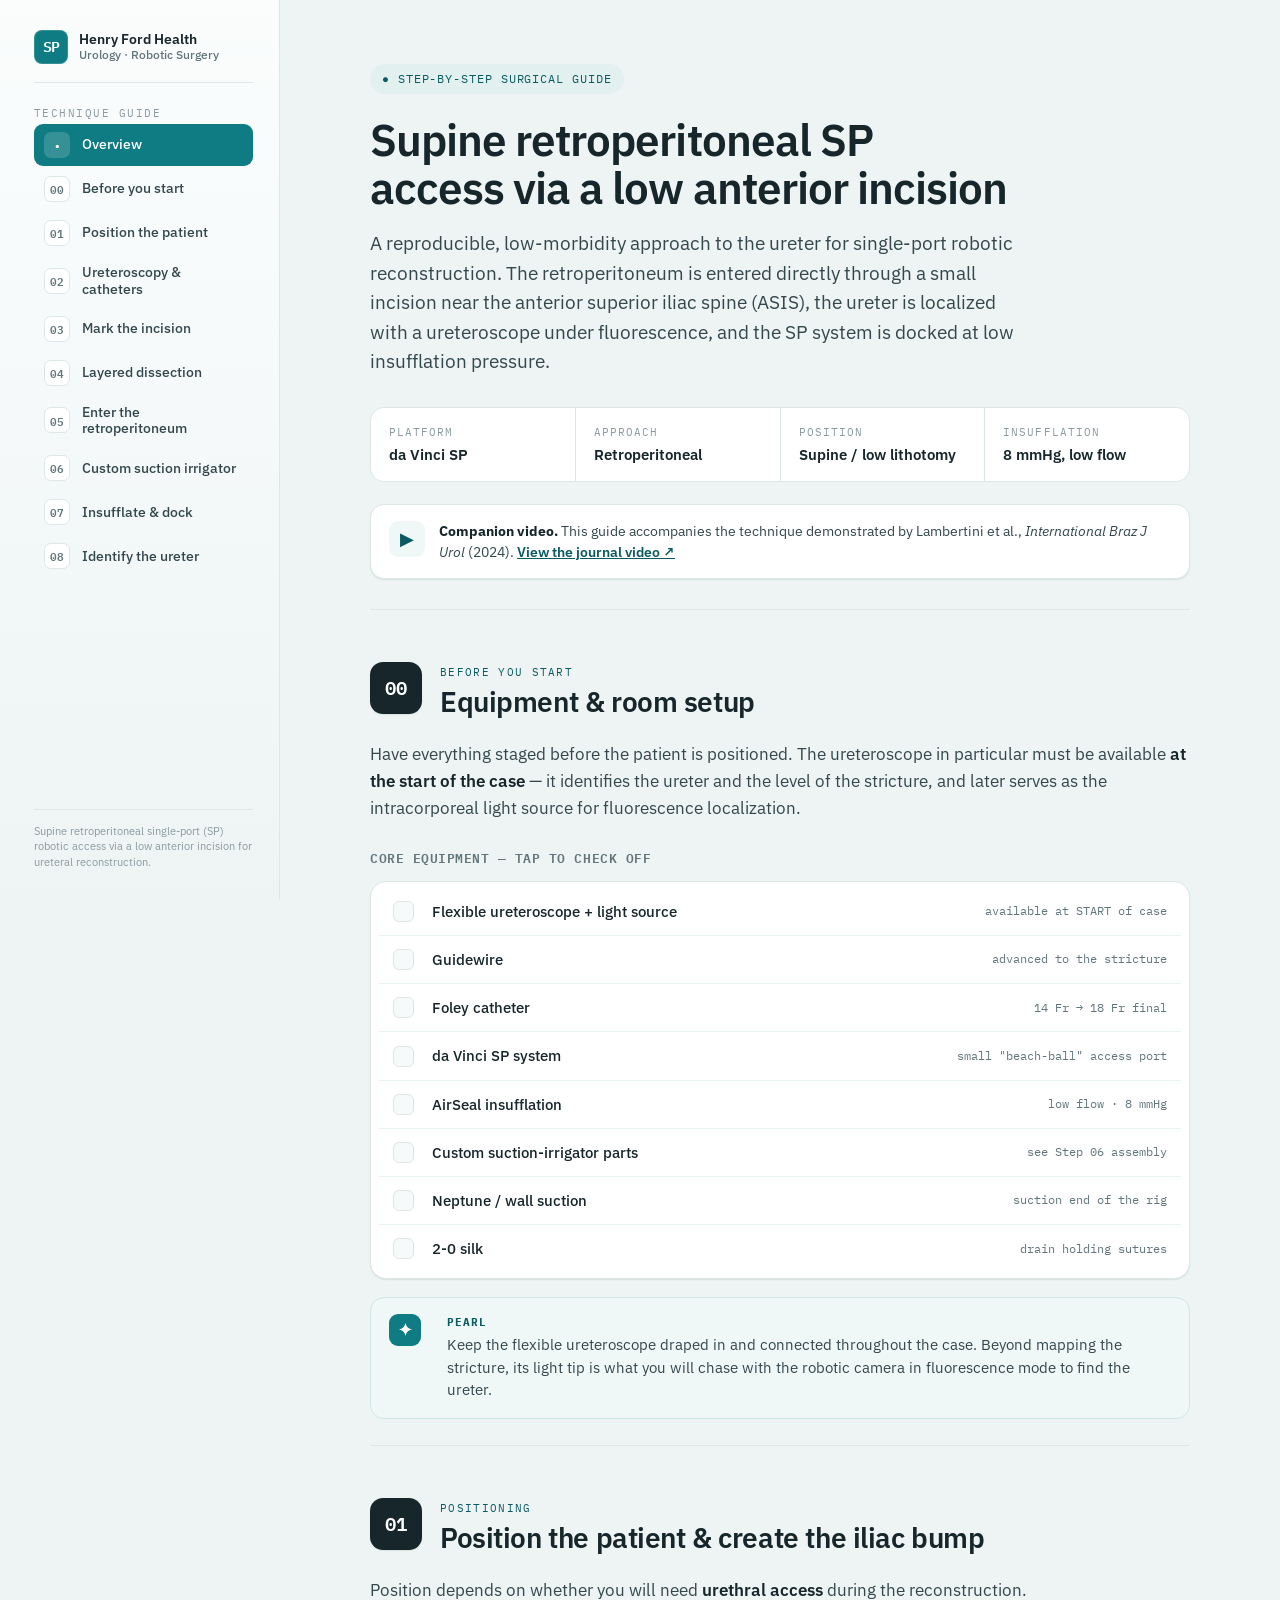
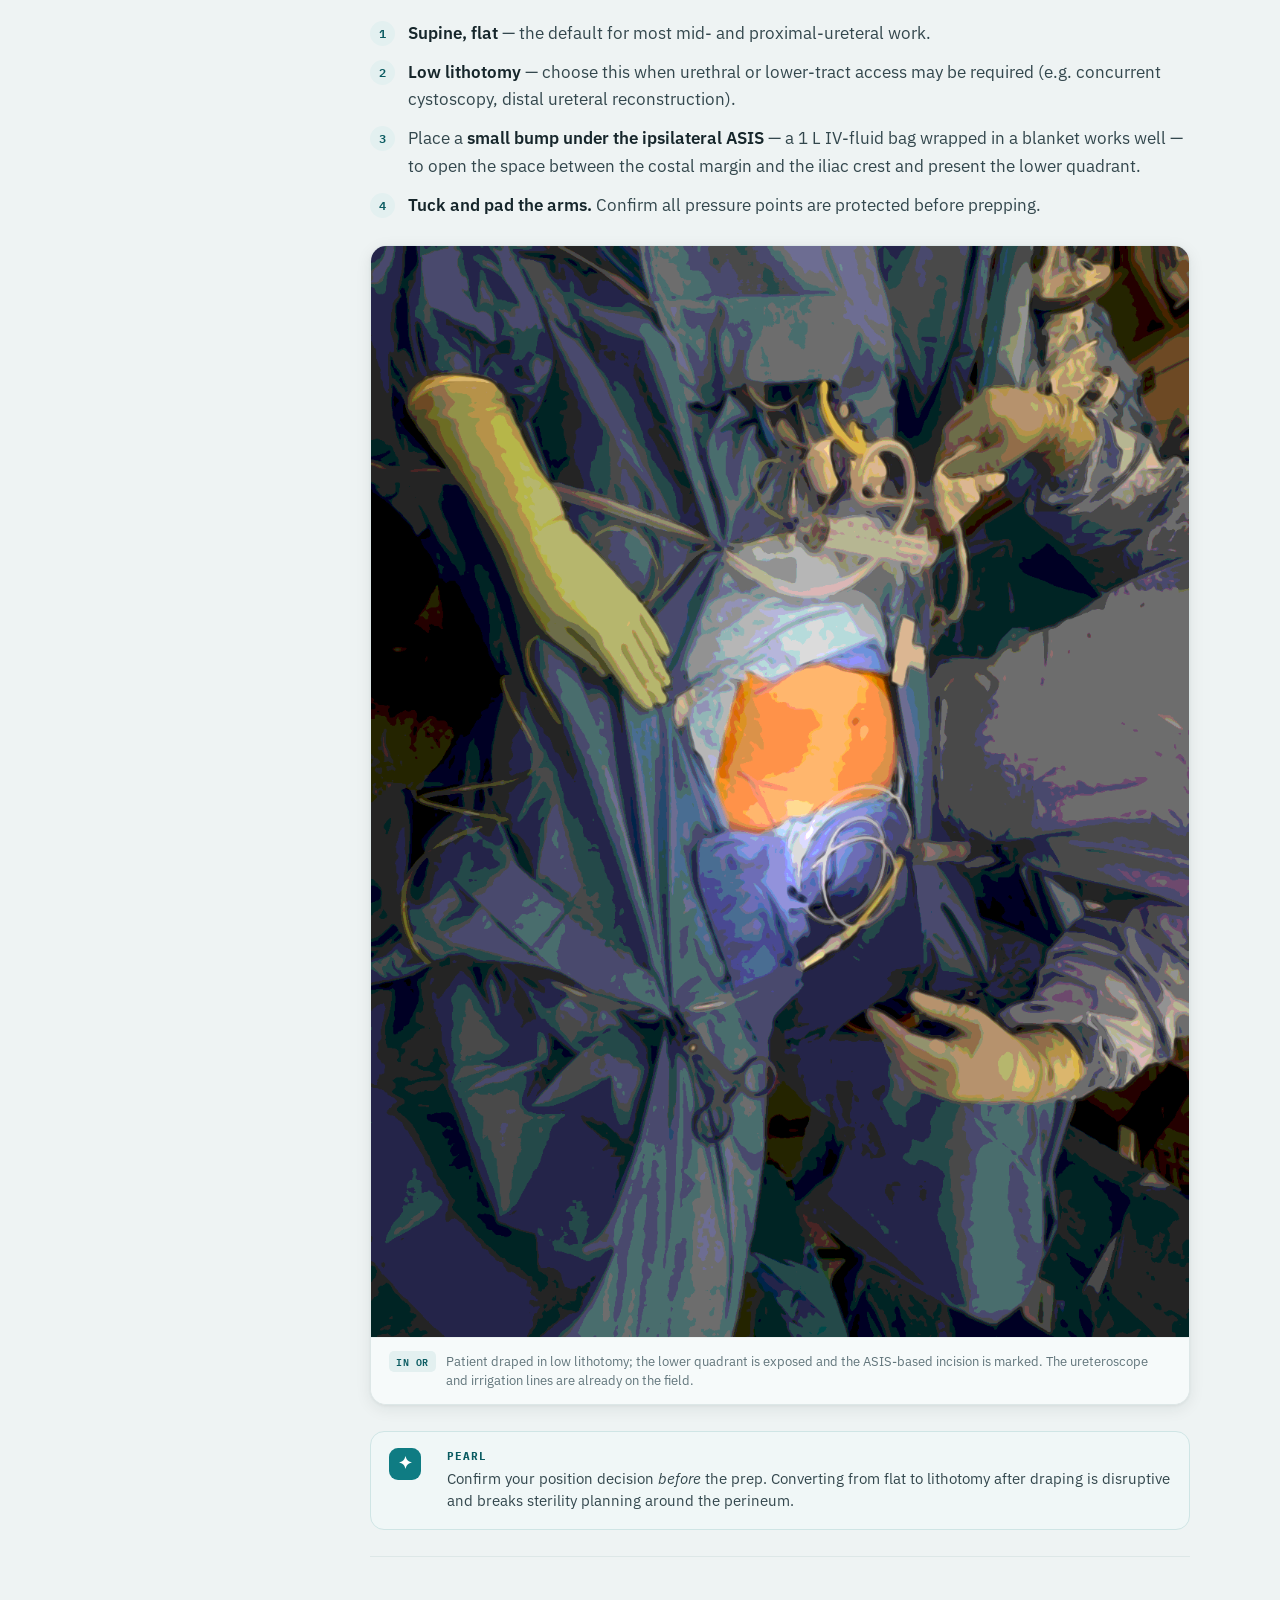
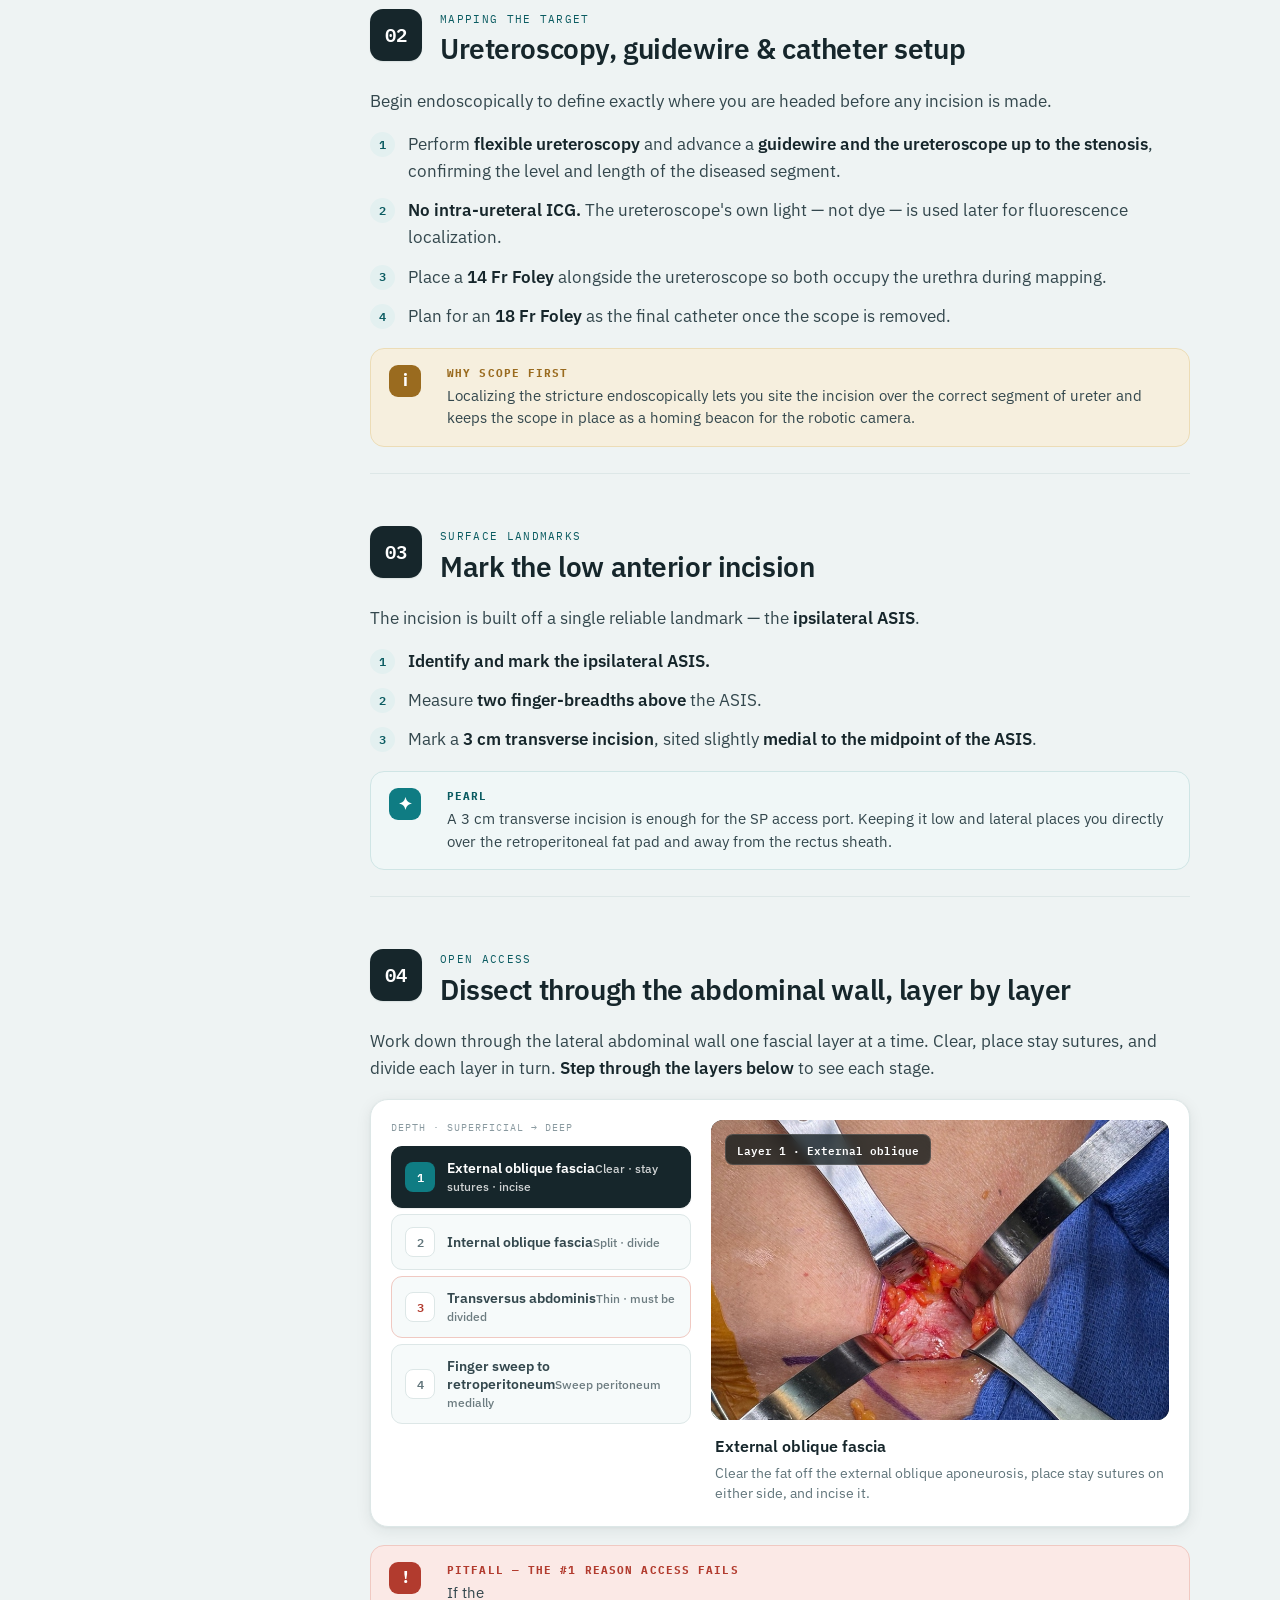
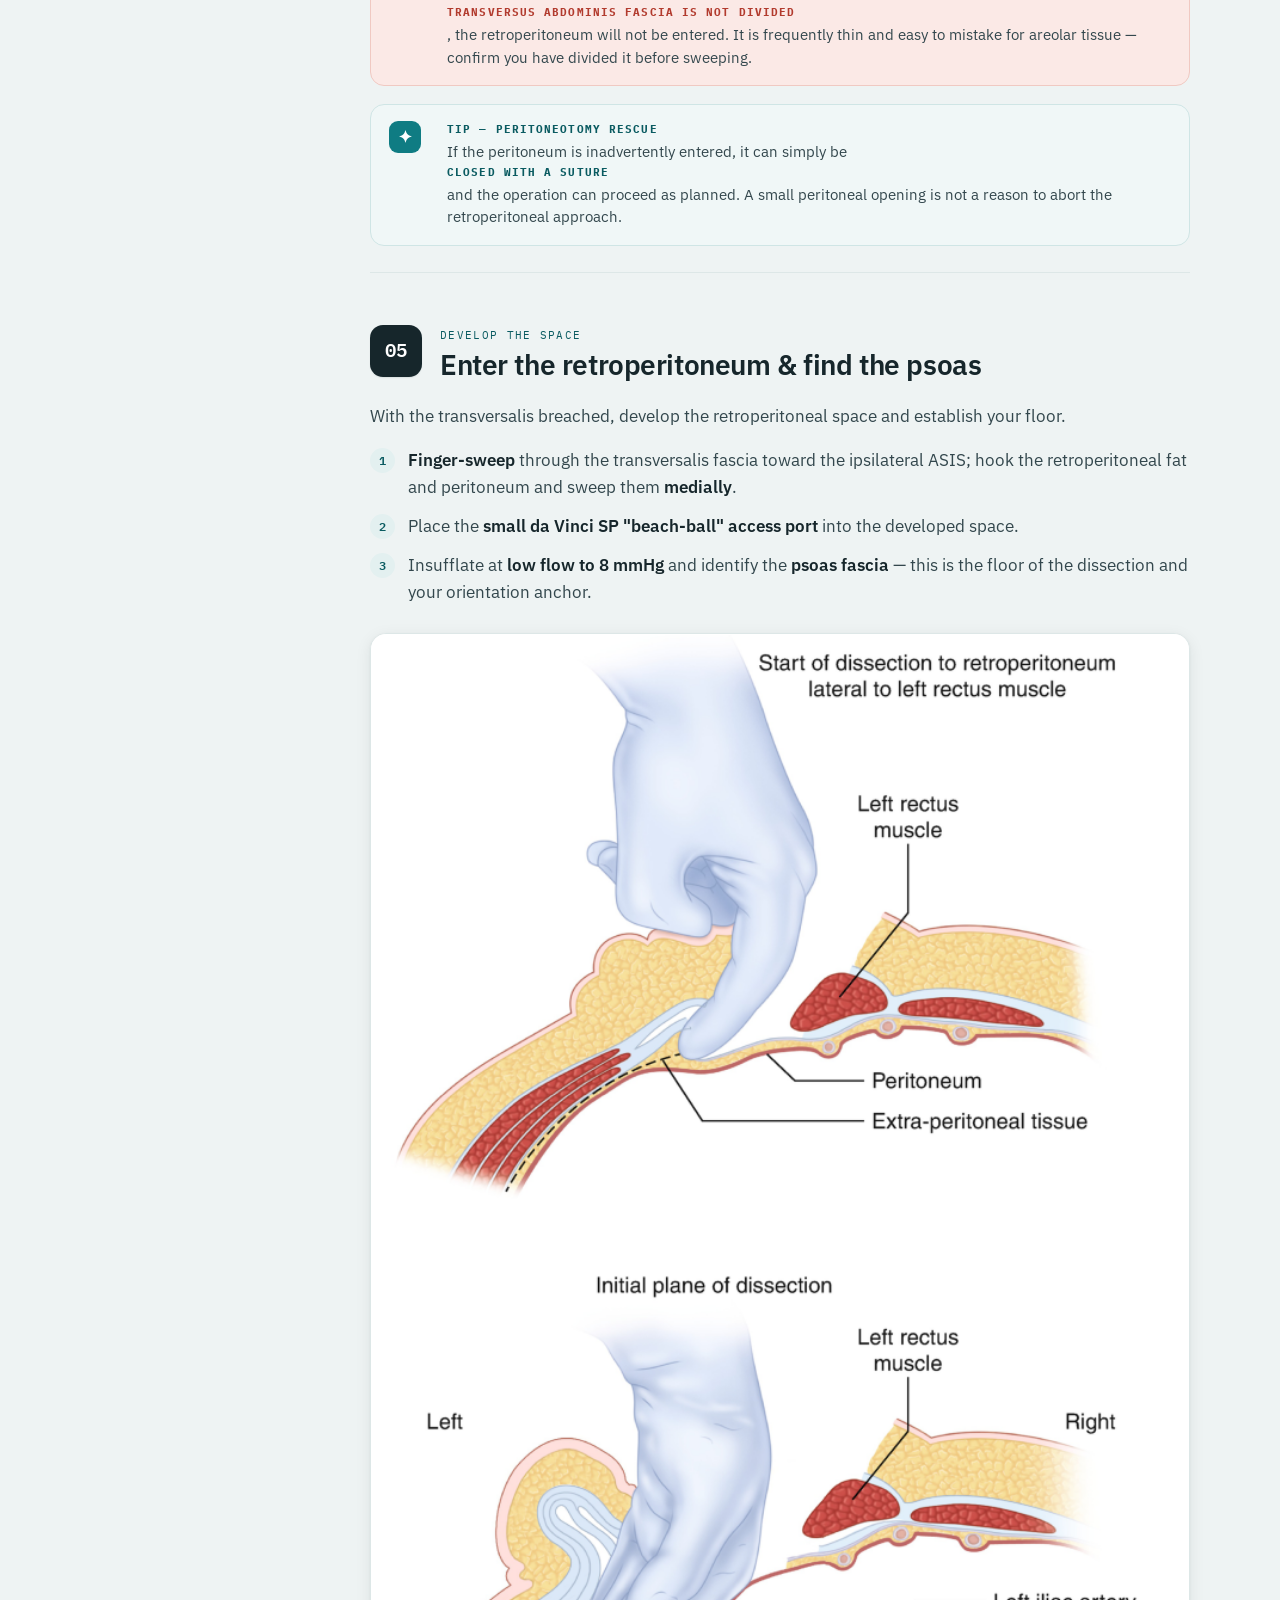
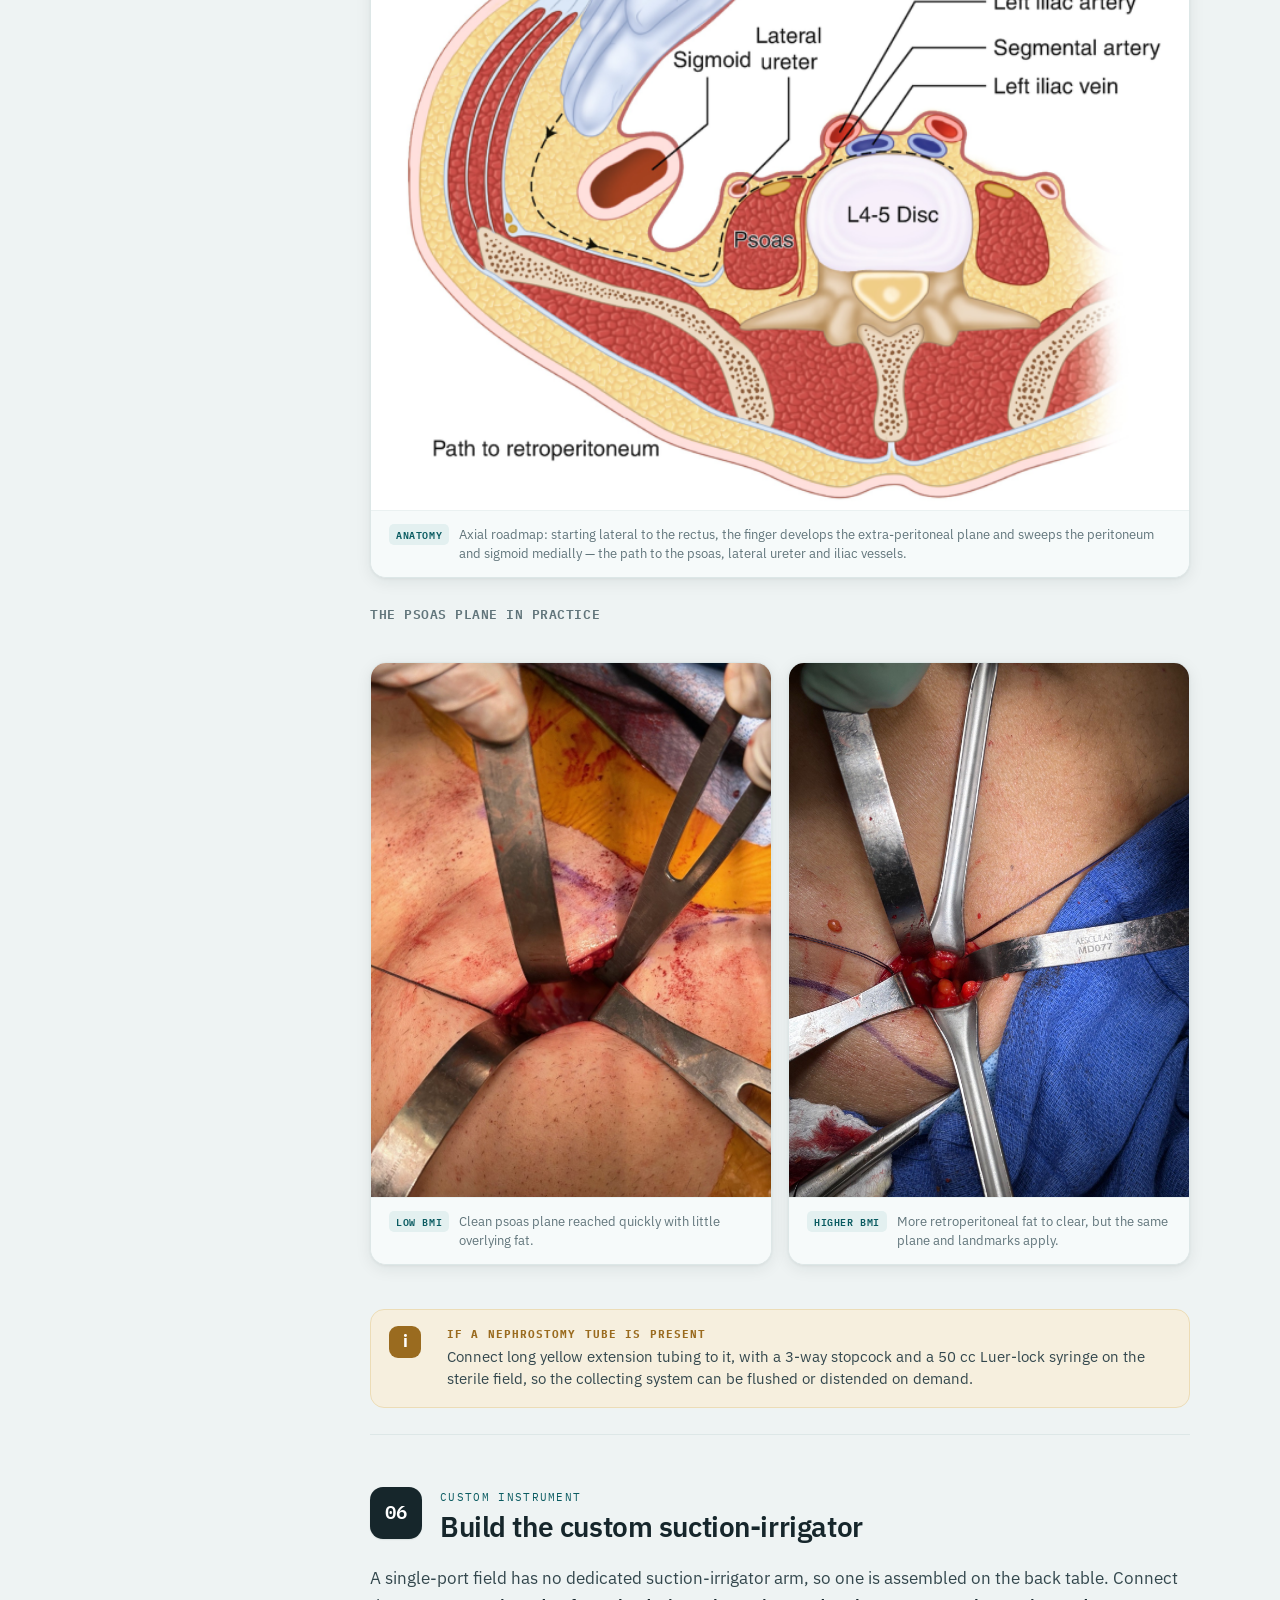
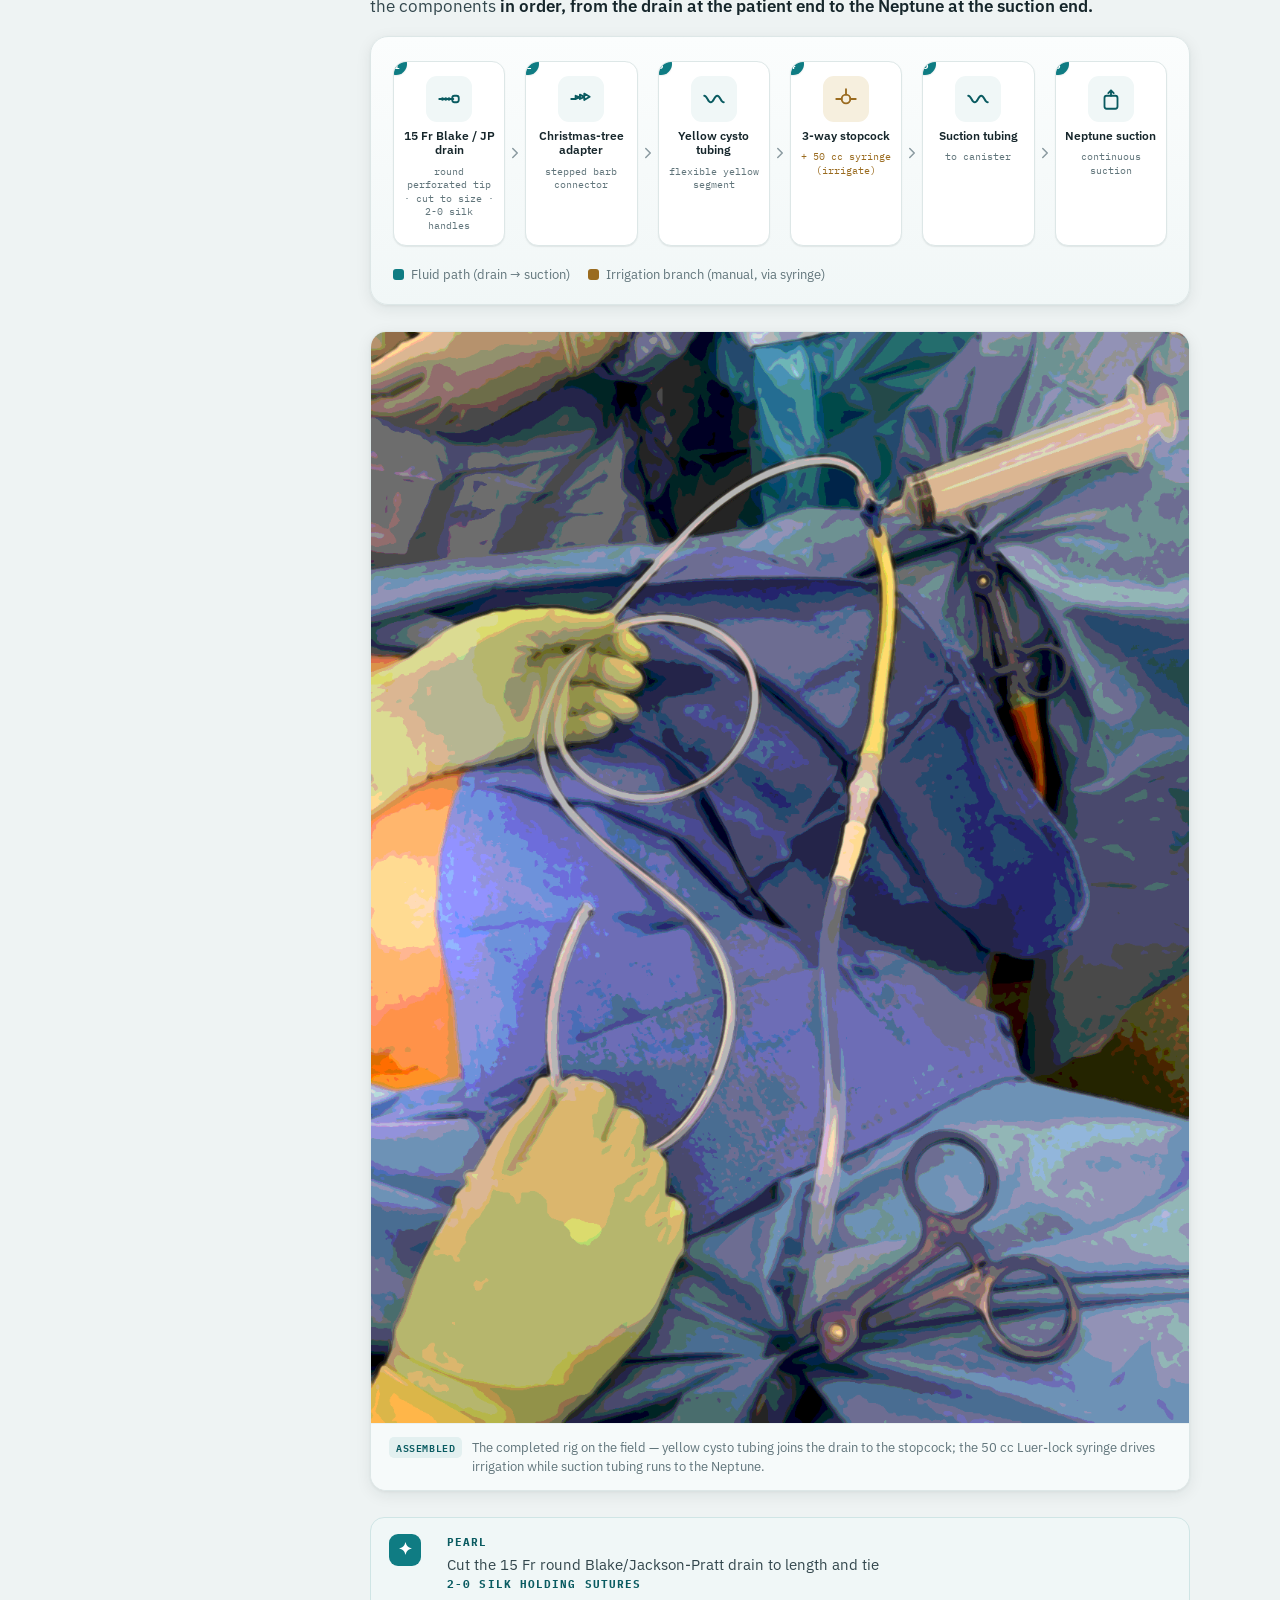
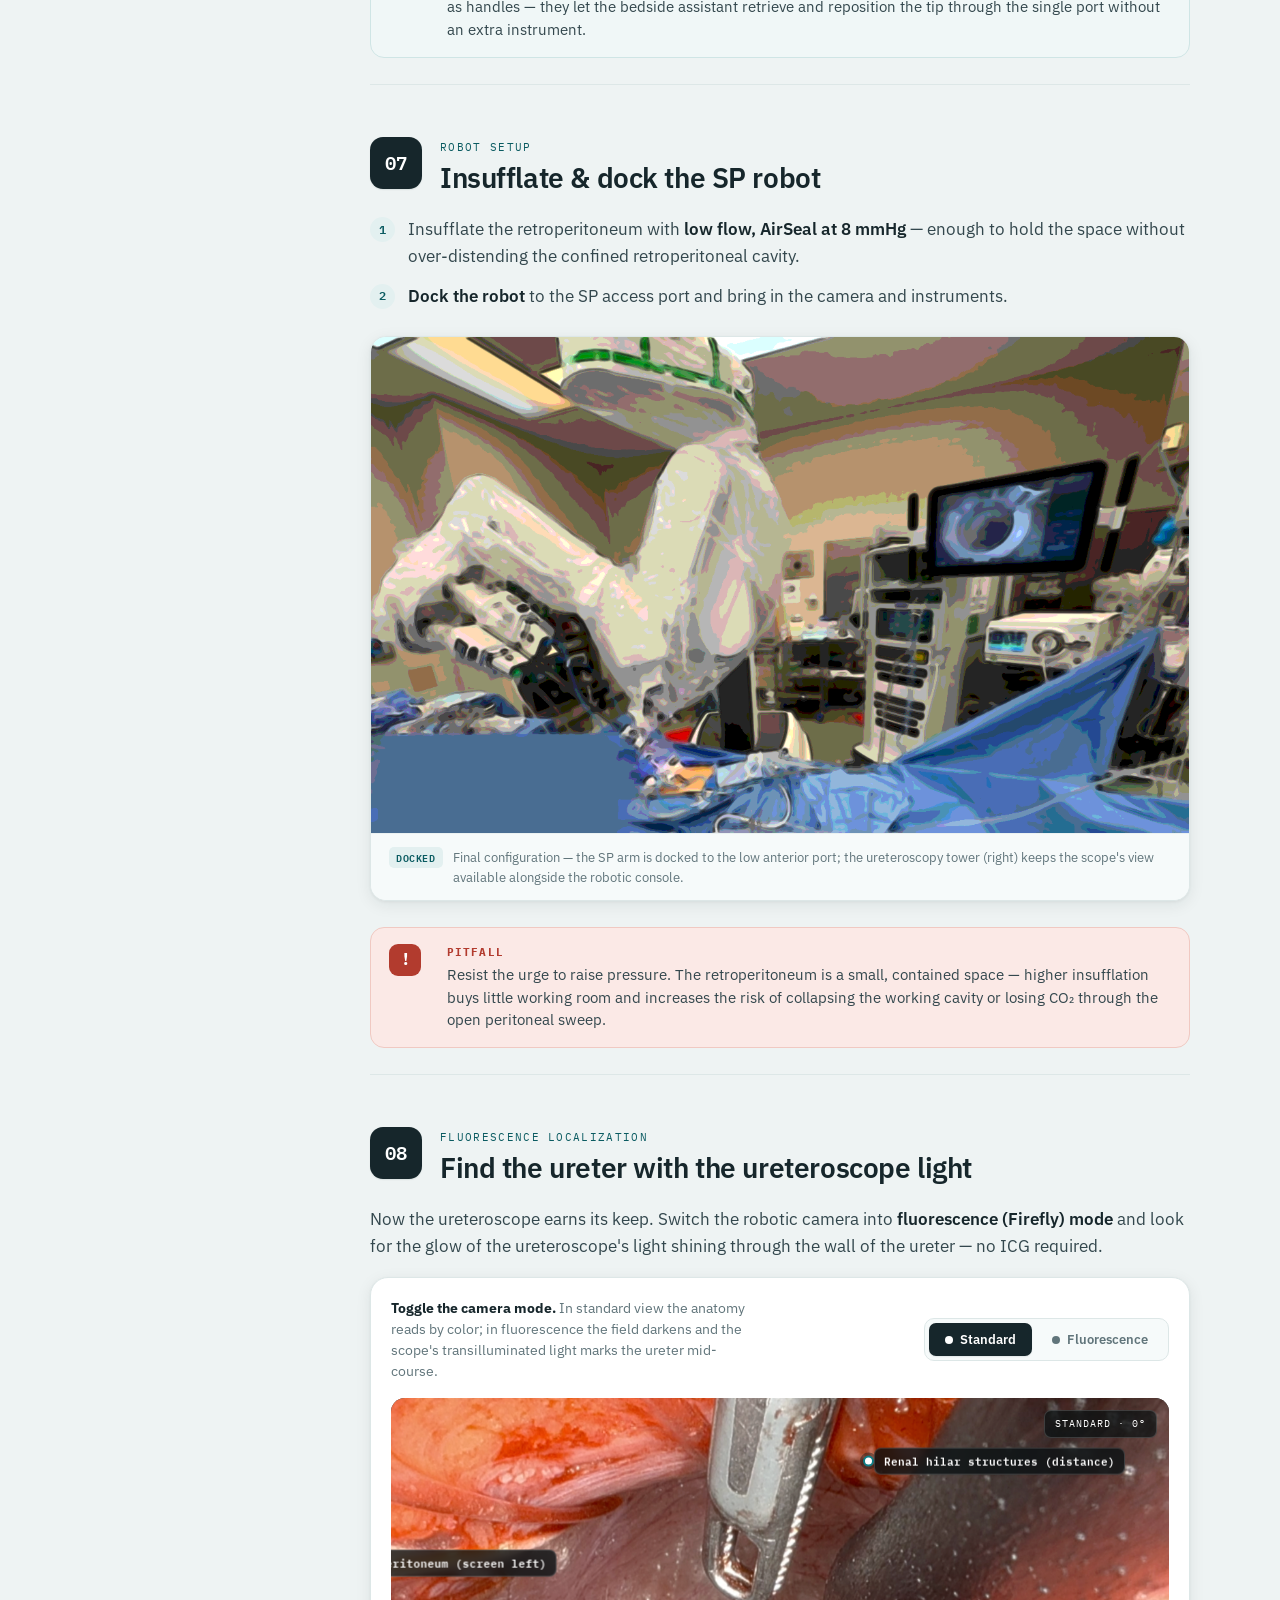
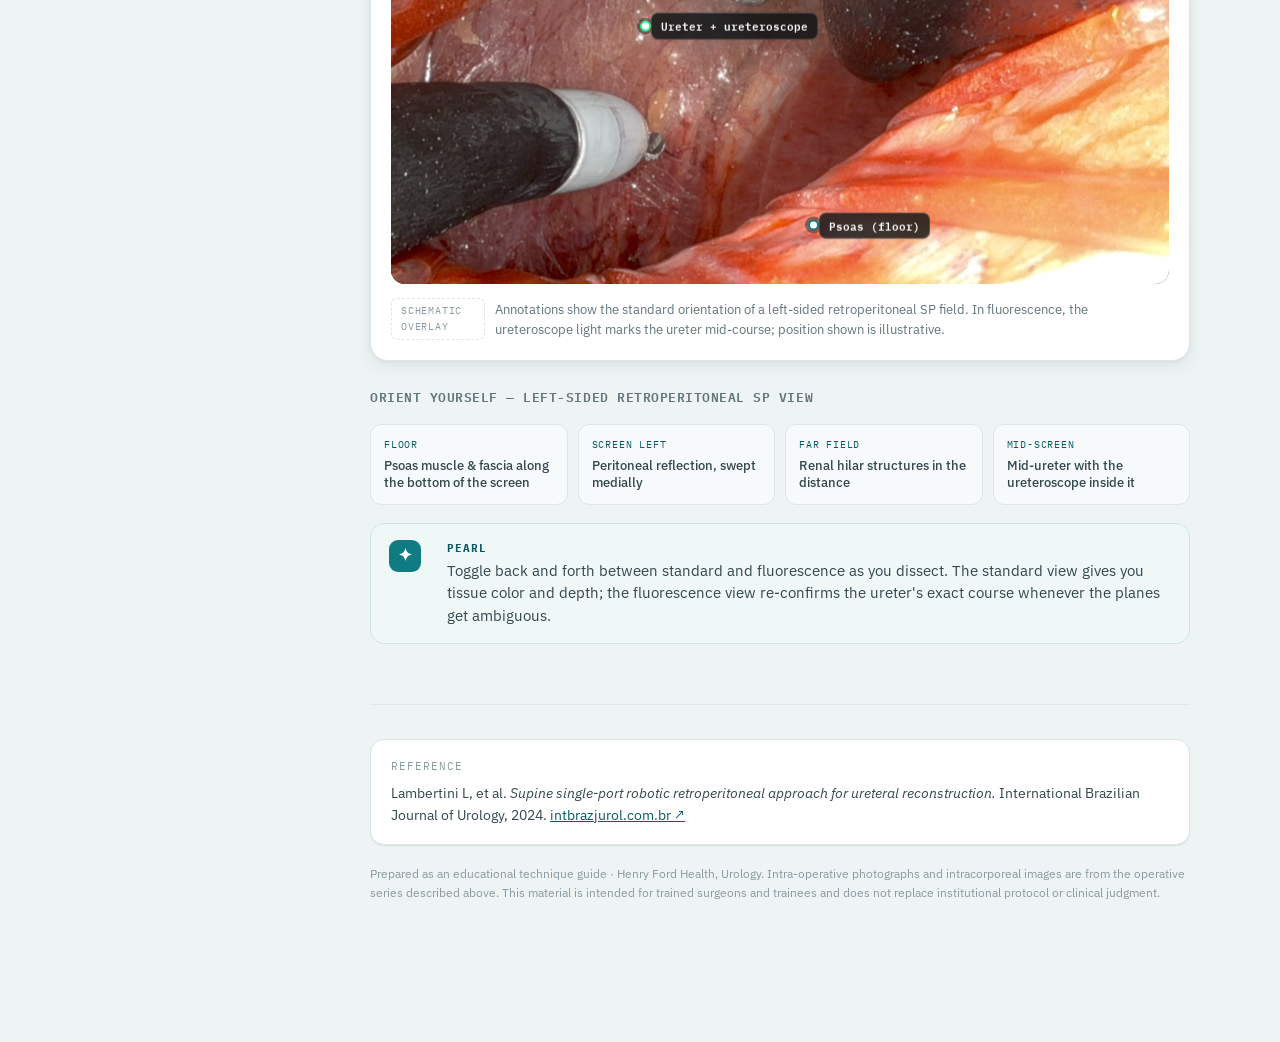
<file: spretro/index.html>
<!DOCTYPE html>
<html lang="en">
<head>
<meta charset="UTF-8">
<meta name="viewport" content="width=device-width, initial-scale=1.0">
<title>SP Retroperitoneal Access for Ureteral Reconstruction — Surgical Guide</title>
<link rel="preconnect" href="https://fonts.googleapis.com">
<link rel="preconnect" href="https://fonts.gstatic.com" crossorigin>
<link href="https://fonts.googleapis.com/css2?family=IBM+Plex+Sans:wght@400;500;600;700&family=IBM+Plex+Mono:wght@400;500;600&display=swap" rel="stylesheet">
<link rel="stylesheet" href="styles.css">
</head>
<body>
<div class="progress" id="progress"></div>

<!-- mobile top bar -->
<header class="topbar">
  <div class="rail-mark">SP</div>
  <div class="tb-title">Retroperitoneal SP Access<small>Surgical technique guide</small></div>
  <select id="navSelect" aria-label="Jump to step"></select>
</header>

<div class="shell">

  <!-- ===================== STEP RAIL ===================== -->
  <nav class="rail" aria-label="Steps">
    <div class="rail-brand">
      <div class="rail-mark">SP</div>
      <div class="org">Henry Ford Health<small>Urology · Robotic Surgery</small></div>
    </div>
    <div>
      <div class="rail-eyebrow">Technique guide</div>
      <ol class="steplist" id="steplist"></ol>
    </div>
    <div class="rail-foot">
      Supine retroperitoneal single-port (SP) robotic access via a low anterior incision for ureteral reconstruction.
    </div>
  </nav>

  <!-- ===================== MAIN ===================== -->
  <main class="main">
  <div class="wrap">

    <!-- ===== HERO ===== -->
    <section class="hero" id="overview" data-step="Overview">
      <span class="hero-tag">● Step-by-step surgical guide</span>
      <h1>Supine retroperitoneal SP access via a low anterior incision</h1>
      <p class="lede">A reproducible, low-morbidity approach to the ureter for single-port robotic reconstruction. The retroperitoneum is entered directly through a small incision near the anterior superior iliac spine (ASIS), the ureter is localized with a ureteroscope under fluorescence, and the SP system is docked at low insufflation pressure.</p>

      <div class="meta-grid">
        <div class="cell"><div class="k">Platform</div><div class="v">da Vinci SP</div></div>
        <div class="cell"><div class="k">Approach</div><div class="v">Retroperitoneal</div></div>
        <div class="cell"><div class="k">Position</div><div class="v">Supine / low lithotomy</div></div>
        <div class="cell"><div class="k">Insufflation</div><div class="v">8 mmHg, low flow</div></div>
      </div>

      <div class="refbar">
        <div class="ic">▶</div>
        <div class="txt">
          <b>Companion video.</b> This guide accompanies the technique demonstrated by
          Lambertini et&nbsp;al., <i>International Braz J Urol</i> (2024).
          <a href="https://intbrazjurol.com.br/video-section/20240400_Lambertini_et_al/" target="_blank" rel="noopener">View the journal video&nbsp;↗</a>
        </div>
      </div>
    </section>

    <!-- ===== BEFORE YOU START / EQUIPMENT ===== -->
    <section class="step" id="prep" data-step="Before you start" data-num="00">
      <div class="step-head">
        <div class="step-num">00</div>
        <div class="h">
          <div class="step-kicker">Before you start</div>
          <h2>Equipment &amp; room setup</h2>
        </div>
      </div>
      <div class="step-body">
        <p>Have everything staged before the patient is positioned. The ureteroscope in particular must be available <strong>at the start of the case</strong> — it identifies the ureter and the level of the stricture, and later serves as the intracorporeal light source for fluorescence localization.</p>

        <div class="sub">Core equipment — tap to check off</div>
        <div class="checklist" id="equipList"></div>

        <div class="callout pearl">
          <div class="ic">✦</div>
          <div class="ct"><b>Pearl</b>Keep the flexible ureteroscope draped in and connected throughout the case. Beyond mapping the stricture, its light tip is what you will chase with the robotic camera in fluorescence mode to find the ureter.</div>
        </div>
      </div>
    </section>

    <!-- ===== STEP 1 — POSITIONING ===== -->
    <section class="step" id="s1" data-step="Position the patient" data-num="01">
      <div class="step-head">
        <div class="step-num">01</div>
        <div class="h">
          <div class="step-kicker">Positioning</div>
          <h2>Position the patient &amp; create the iliac bump</h2>
        </div>
      </div>
      <div class="step-body">
        <p>Position depends on whether you will need <strong>urethral access</strong> during the reconstruction.</p>
        <ul class="detail-list">
          <li><b>Supine, flat</b> — the default for most mid- and proximal-ureteral work.</li>
          <li><b>Low lithotomy</b> — choose this when urethral or lower-tract access may be required (e.g. concurrent cystoscopy, distal ureteral reconstruction).</li>
          <li>Place a <b>small bump under the ipsilateral ASIS</b> — a 1&nbsp;L IV-fluid bag wrapped in a blanket works well — to open the space between the costal margin and the iliac crest and present the lower quadrant.</li>
          <li><b>Tuck and pad the arms.</b> Confirm all pressure points are protected before prepping.</li>
        </ul>

        <figure>
          <div class="fig">
            <img src="assets/positioning-marking-ill.png" alt="Stylized illustration of the patient draped supine / low lithotomy with the lower abdomen exposed and the incision marked near the ASIS">
            <div class="cap"><span class="tag">In&nbsp;OR</span>Patient draped in low lithotomy; the lower quadrant is exposed and the ASIS-based incision is marked. The ureteroscope and irrigation lines are already on the field.</div>
          </div>
        </figure>

        <div class="callout pearl">
          <div class="ic">✦</div>
          <div class="ct"><b>Pearl</b>Confirm your position decision <i>before</i> the prep. Converting from flat to lithotomy after draping is disruptive and breaks sterility planning around the perineum.</div>
        </div>
      </div>
    </section>

    <!-- ===== STEP 2 — URETEROSCOPY ===== -->
    <section class="step" id="s2" data-step="Ureteroscopy &amp; catheters" data-num="02">
      <div class="step-head">
        <div class="step-num">02</div>
        <div class="h">
          <div class="step-kicker">Mapping the target</div>
          <h2>Ureteroscopy, guidewire &amp; catheter setup</h2>
        </div>
      </div>
      <div class="step-body">
        <p>Begin endoscopically to define exactly where you are headed before any incision is made.</p>
        <ul class="detail-list">
          <li>Perform <b>flexible ureteroscopy</b> and advance a <b>guidewire and the ureteroscope up to the stenosis</b>, confirming the level and length of the diseased segment.</li>
          <li><b>No intra-ureteral ICG.</b> The ureteroscope's own light — not dye — is used later for fluorescence localization.</li>
          <li>Place a <b>14 Fr Foley</b> alongside the ureteroscope so both occupy the urethra during mapping.</li>
          <li>Plan for an <b>18 Fr Foley</b> as the final catheter once the scope is removed.</li>
        </ul>

        <div class="callout note">
          <div class="ic">i</div>
          <div class="ct"><b>Why scope first</b>Localizing the stricture endoscopically lets you site the incision over the correct segment of ureter and keeps the scope in place as a homing beacon for the robotic camera.</div>
        </div>
      </div>
    </section>

    <!-- ===== STEP 3 — MARK INCISION ===== -->
    <section class="step" id="s3" data-step="Mark the incision" data-num="03">
      <div class="step-head">
        <div class="step-num">03</div>
        <div class="h">
          <div class="step-kicker">Surface landmarks</div>
          <h2>Mark the low anterior incision</h2>
        </div>
      </div>
      <div class="step-body">
        <p>The incision is built off a single reliable landmark — the <strong>ipsilateral ASIS</strong>.</p>
        <ul class="detail-list">
          <li><b>Identify and mark the ipsilateral ASIS.</b></li>
          <li>Measure <b>two finger-breadths above</b> the ASIS.</li>
          <li>Mark a <b>3 cm transverse incision</b>, sited slightly <b>medial to the midpoint of the ASIS</b>.</li>
        </ul>
        <div class="callout pearl">
          <div class="ic">✦</div>
          <div class="ct"><b>Pearl</b>A 3&nbsp;cm transverse incision is enough for the SP access port. Keeping it low and lateral places you directly over the retroperitoneal fat pad and away from the rectus sheath.</div>
        </div>
      </div>
    </section>

    <!-- ===== STEP 4 — LAYERED DISSECTION ===== -->
    <section class="step" id="s4" data-step="Layered dissection" data-num="04">
      <div class="step-head">
        <div class="step-num">04</div>
        <div class="h">
          <div class="step-kicker">Open access</div>
          <h2>Dissect through the abdominal wall, layer by layer</h2>
        </div>
      </div>
      <div class="step-body">
        <p>Work down through the lateral abdominal wall one fascial layer at a time. Clear, place stay sutures, and divide each layer in turn. <strong>Step through the layers below</strong> to see each stage.</p>

        <div class="layers">
          <div class="layer-stack">
            <div class="lhint">Depth · superficial → deep</div>
            <button class="layer-btn active" data-img="0"
              data-title="External oblique fascia"
              data-desc="Clear the fat off the external oblique aponeurosis, place stay sutures on either side, and incise it.">
              <span class="depth">1</span>
              <span><span class="lname">External oblique fascia</span><span class="lsub">Clear · stay sutures · incise</span></span>
            </button>
            <button class="layer-btn" data-img="1"
              data-title="Internal oblique fascia"
              data-desc="Beneath it lies the internal oblique. Spread its fibers and divide to expose the next layer.">
              <span class="depth">2</span>
              <span><span class="lname">Internal oblique fascia</span><span class="lsub">Split · divide</span></span>
            </button>
            <button class="layer-btn crux" data-img="2"
              data-title="Transversus abdominis fascia"
              data-desc="Often thin and not well developed — but it MUST be divided. This is the layer that stands between you and the retroperitoneum."
              data-crux="This layer must be divided to enter the retroperitoneum.">
              <span class="depth">3</span>
              <span><span class="lname">Transversus abdominis</span><span class="lsub">Thin · must be divided</span></span>
            </button>
            <button class="layer-btn" data-img="3"
              data-title="Transversalis fascia → retroperitoneum"
              data-desc="Finger-sweep through the transversalis toward the ipsilateral ASIS. Hook the retroperitoneal fat and peritoneum and sweep them medially to develop the space.">
              <span class="depth">4</span>
              <span><span class="lname">Finger sweep to retroperitoneum</span><span class="lsub">Sweep peritoneum medially</span></span>
            </button>
          </div>

          <div class="layer-view">
            <div class="layer-figwrap">
              <span class="layer-badge" id="layerBadge">Layer 1 · External oblique</span>
              <img src="assets/external-oblique.jpeg" class="show" alt="External oblique fascia exposed between retractors">
              <img src="assets/internal-oblique.jpeg" alt="Internal oblique fascia with stay sutures">
              <img src="assets/transversus-abdominis.jpeg" alt="Transversus abdominis fascia being divided">
              <img src="assets/cartoon-cross-section.png" alt="Cross-sectional cartoon of the finger sweep into the retroperitoneum">
            </div>
            <div class="layer-cap">
              <h4 id="layerTitle">External oblique fascia</h4>
              <p id="layerDesc">Clear the fat off the external oblique aponeurosis, place stay sutures on either side, and incise it.</p>
            </div>
          </div>
        </div>

        <div class="callout pitfall">
          <div class="ic">!</div>
          <div class="ct"><b>Pitfall — the #1 reason access fails</b>If the <b>transversus abdominis fascia is not divided</b>, the retroperitoneum will not be entered. It is frequently thin and easy to mistake for areolar tissue — confirm you have divided it before sweeping.</div>
        </div>

        <div class="callout pearl">
          <div class="ic">✦</div>
          <div class="ct"><b>Tip — peritoneotomy rescue</b>If the peritoneum is inadvertently entered, it can simply be <b>closed with a suture</b> and the operation can proceed as planned. A small peritoneal opening is not a reason to abort the retroperitoneal approach.</div>
        </div>
      </div>
    </section>

    <!-- ===== STEP 5 — ENTER RETROPERITONEUM ===== -->
    <section class="step" id="s5" data-step="Enter the retroperitoneum" data-num="05">
      <div class="step-head">
        <div class="step-num">05</div>
        <div class="h">
          <div class="step-kicker">Develop the space</div>
          <h2>Enter the retroperitoneum &amp; find the psoas</h2>
        </div>
      </div>
      <div class="step-body">
        <p>With the transversalis breached, develop the retroperitoneal space and establish your floor.</p>
        <ul class="detail-list">
          <li><b>Finger-sweep</b> through the transversalis fascia toward the ipsilateral ASIS; hook the retroperitoneal fat and peritoneum and sweep them <b>medially</b>.</li>
          <li>Place the <b>small da Vinci SP "beach-ball" access port</b> into the developed space.</li>
          <li>Insufflate at <b>low flow to 8 mmHg</b> and identify the <b>psoas fascia</b> — this is the floor of the dissection and your orientation anchor.</li>
        </ul>

        <figure>
          <div class="fig">
            <img src="assets/cartoon-cross-section.png" alt="Cross-sectional anatomic cartoon showing the plane of dissection lateral to the rectus, sweeping the peritoneum medially toward the psoas, ureter and iliac vessels">
            <div class="cap"><span class="tag">Anatomy</span>Axial roadmap: starting lateral to the rectus, the finger develops the extra-peritoneal plane and sweeps the peritoneum and sigmoid medially — the path to the psoas, lateral ureter and iliac vessels.</div>
          </div>
        </figure>

        <div class="sub">The psoas plane in practice</div>
        <div class="fig-row">
          <figure>
            <div class="fig">
              <img src="assets/psoas-low-bmi.jpeg" alt="Psoas plane exposed in a lower-BMI patient">
              <div class="cap"><span class="tag">Low BMI</span>Clean psoas plane reached quickly with little overlying fat.</div>
            </div>
          </figure>
          <figure>
            <div class="fig">
              <img src="assets/psoas-high-bmi.jpeg" alt="Psoas plane exposed in a higher-BMI patient with more retroperitoneal fat">
              <div class="cap"><span class="tag">Higher BMI</span>More retroperitoneal fat to clear, but the same plane and landmarks apply.</div>
            </div>
          </figure>
        </div>

        <div class="callout note">
          <div class="ic">i</div>
          <div class="ct"><b>If a nephrostomy tube is present</b>Connect long yellow extension tubing to it, with a 3-way stopcock and a 50&nbsp;cc Luer-lock syringe on the sterile field, so the collecting system can be flushed or distended on demand.</div>
        </div>
      </div>
    </section>

    <!-- ===== STEP 6 — SUCTION IRRIGATOR ===== -->
    <section class="step" id="s6" data-step="Custom suction irrigator" data-num="06">
      <div class="step-head">
        <div class="step-num">06</div>
        <div class="h">
          <div class="step-kicker">Custom instrument</div>
          <h2>Build the custom suction-irrigator</h2>
        </div>
      </div>
      <div class="step-body">
        <p>A single-port field has no dedicated suction-irrigator arm, so one is assembled on the back table. Connect the components <strong>in order, from the drain at the patient end to the Neptune at the suction end.</strong></p>

        <div class="rig">
          <div class="rig-flow" id="rigFlow"></div>
          <div class="rig-legend">
            <span><i style="background:#0f7c83"></i> Fluid path (drain → suction)</span>
            <span><i style="background:#9a6b1f"></i> Irrigation branch (manual, via syringe)</span>
          </div>
        </div>

        <figure>
          <div class="fig">
            <img src="assets/suction-irrigator-ill.png" alt="Stylized illustration of the assembled custom suction-irrigator on the field: yellow cysto tubing, stopcock, 50cc syringe and suction tubing">
            <div class="cap"><span class="tag">Assembled</span>The completed rig on the field — yellow cysto tubing joins the drain to the stopcock; the 50&nbsp;cc Luer-lock syringe drives irrigation while suction tubing runs to the Neptune.</div>
          </div>
        </figure>

        <div class="callout pearl">
          <div class="ic">✦</div>
          <div class="ct"><b>Pearl</b>Cut the 15&nbsp;Fr round Blake/Jackson-Pratt drain to length and tie <b>2-0 silk holding sutures</b> as handles — they let the bedside assistant retrieve and reposition the tip through the single port without an extra instrument.</div>
        </div>
      </div>
    </section>

    <!-- ===== STEP 7 — INSUFFLATE & DOCK ===== -->
    <section class="step" id="s7" data-step="Insufflate &amp; dock" data-num="07">
      <div class="step-head">
        <div class="step-num">07</div>
        <div class="h">
          <div class="step-kicker">Robot setup</div>
          <h2>Insufflate &amp; dock the SP robot</h2>
        </div>
      </div>
      <div class="step-body">
        <ul class="detail-list">
          <li>Insufflate the retroperitoneum with <b>low flow, AirSeal at 8 mmHg</b> — enough to hold the space without over-distending the confined retroperitoneal cavity.</li>
          <li><b>Dock the robot</b> to the SP access port and bring in the camera and instruments.</li>
        </ul>

        <figure>
          <div class="fig">
            <img src="assets/final-setup-ill.png" alt="Stylized illustration of the final operative setup with the da Vinci SP robot docked and the endoscopy tower in view">
            <div class="cap"><span class="tag">Docked</span>Final configuration — the SP arm is docked to the low anterior port; the ureteroscopy tower (right) keeps the scope's view available alongside the robotic console.</div>
          </div>
        </figure>

        <div class="callout pitfall">
          <div class="ic">!</div>
          <div class="ct"><b>Pitfall</b>Resist the urge to raise pressure. The retroperitoneum is a small, contained space — higher insufflation buys little working room and increases the risk of collapsing the working cavity or losing CO₂ through the open peritoneal sweep.</div>
        </div>
      </div>
    </section>

    <!-- ===== STEP 8 — IDENTIFY THE URETER ===== -->
    <section class="step" id="s8" data-step="Identify the ureter" data-num="08">
      <div class="step-head">
        <div class="step-num">08</div>
        <div class="h">
          <div class="step-kicker">Fluorescence localization</div>
          <h2>Find the ureter with the ureteroscope light</h2>
        </div>
      </div>
      <div class="step-body">
        <p>Now the ureteroscope earns its keep. Switch the robotic camera into <strong>fluorescence (Firefly) mode</strong> and look for the glow of the ureteroscope's light shining through the wall of the ureter — no ICG required.</p>

        <div class="firefly">
          <div class="firefly-head">
            <div class="ft"><b>Toggle the camera mode.</b> In standard view the anatomy reads by color; in fluorescence the field darkens and the scope's transilluminated light marks the ureter mid-course.</div>
            <div class="seg" role="tablist" aria-label="Camera mode">
              <button id="modeStd" class="on" role="tab"><span class="dot"></span>Standard</button>
              <button id="modeFf" class="ff" role="tab"><span class="dot"></span>Fluorescence</button>
            </div>
          </div>

          <div class="scene" id="scene">
            <img src="assets/initial-robotic-view.png" class="base" alt="Initial left retroperitoneal robotic view">
            <div class="ffwash"></div>
            <div class="scope-tip"></div>
            <span class="modetag" id="modeTag">Standard · 0°</span>

            <div class="pin lead-r" style="left:8%; top:34%;">
              <span class="knob"></span><span class="lbl">Peritoneum (screen left)</span>
            </div>
            <div class="pin lead-l" style="left:78%; top:13%;">
              <span class="lbl">Renal hilar structures (distance)</span><span class="knob"></span>
            </div>
            <div class="pin lead-l ureter" style="left:44%; top:47%;">
              <span class="lbl">Ureter + ureteroscope</span><span class="knob"></span>
            </div>
            <div class="pin lead-l" style="left:62%; top:88%;">
              <span class="lbl">Psoas (floor)</span><span class="knob"></span>
            </div>
          </div>

          <div class="firefly-foot">
            <span class="schematic">Schematic overlay</span>
            <span>Annotations show the standard orientation of a left-sided retroperitoneal SP field. In fluorescence, the ureteroscope light marks the ureter mid-course; position shown is illustrative.</span>
          </div>
        </div>

        <div class="sub">Orient yourself — left-sided retroperitoneal SP view</div>
        <div class="orient">
          <div class="o"><div class="ok">Floor</div><div class="ov">Psoas muscle &amp; fascia along the bottom of the screen</div></div>
          <div class="o"><div class="ok">Screen left</div><div class="ov">Peritoneal reflection, swept medially</div></div>
          <div class="o"><div class="ok">Far field</div><div class="ov">Renal hilar structures in the distance</div></div>
          <div class="o"><div class="ok">Mid-screen</div><div class="ov">Mid-ureter with the ureteroscope inside it</div></div>
        </div>

        <div class="callout pearl">
          <div class="ic">✦</div>
          <div class="ct"><b>Pearl</b>Toggle back and forth between standard and fluorescence as you dissect. The standard view gives you tissue color and depth; the fluorescence view re-confirms the ureter's exact course whenever the planes get ambiguous.</div>
        </div>

        <!-- ===== CLOSING ===== -->
        <div class="closing">
          <div class="cite">
            <div class="ck">Reference</div>
            Lambertini L, et&nbsp;al. <i>Supine single-port robotic retroperitoneal approach for ureteral reconstruction.</i>
            International Brazilian Journal of Urology, 2024.
            <a href="https://intbrazjurol.com.br/video-section/20240400_Lambertini_et_al/" target="_blank" rel="noopener">intbrazjurol.com.br&nbsp;↗</a>
          </div>
          <p class="disclaimer">Prepared as an educational technique guide · Henry Ford Health, Urology. Intra-operative photographs and intracorporeal images are from the operative series described above. This material is intended for trained surgeons and trainees and does not replace institutional protocol or clinical judgment.</p>
        </div>

      </div>
    </section>

  </div>
  </main>
</div>

<script src="guide.js"></script>
</body>
</html>
</file>
<file: spretro/styles.css>
/* ============================================================
   SP Retroperitoneal Access — clinical e-learning stylesheet
   ============================================================ */

:root {
  --bg:        #eef3f3;
  --surface:   #ffffff;
  --surface-2: #f6fafa;
  --ink:       #16262b;
  --ink-2:     #33474d;
  --muted:     #61757b;
  --faint:     #8a9aa0;
  --line:      #dde7e7;
  --line-2:    #eaf1f1;

  --teal:      #0f7c83;
  --teal-deep: #0a5b61;
  --teal-soft: #e3f0f0;
  --teal-tint: #f0f7f7;

  --warn:      #b23b2e;
  --warn-soft: #fbe9e6;
  --warn-line: #f0c9c2;

  --gold:      #9a6b1f;
  --gold-soft: #f6efde;

  --firefly:   #34f08a;
  --firefly-2: #8dffc0;
  --firefly-bg:#052019;

  --shadow-sm: 0 1px 2px rgba(16,40,44,.05), 0 1px 1px rgba(16,40,44,.04);
  --shadow-md: 0 4px 16px rgba(16,40,44,.08), 0 1px 3px rgba(16,40,44,.05);
  --shadow-lg: 0 18px 50px rgba(16,40,44,.16), 0 4px 14px rgba(16,40,44,.08);

  --rail-w: 280px;
  --content-max: 820px;

  --font: "IBM Plex Sans", -apple-system, BlinkMacSystemFont, sans-serif;
  --mono: "IBM Plex Mono", ui-monospace, "SF Mono", Menlo, monospace;
}

* { box-sizing: border-box; }

html { scroll-behavior: smooth; }

body {
  margin: 0;
  background: var(--bg);
  color: var(--ink);
  font-family: var(--font);
  font-size: 17px;
  line-height: 1.6;
  -webkit-font-smoothing: antialiased;
  text-rendering: optimizeLegibility;
}

img { max-width: 100%; display: block; }

a { color: var(--teal-deep); }

::selection { background: var(--teal-soft); }

.mono {
  font-family: var(--mono);
  font-feature-settings: "ss01";
}

/* ============================================================
   App shell
   ============================================================ */
.shell {
  display: grid;
  grid-template-columns: var(--rail-w) minmax(0, 1fr);
  align-items: start;
  max-width: 1320px;
  margin: 0 auto;
}

/* ---------- Sticky step rail ---------- */
.rail {
  position: sticky;
  top: 0;
  height: 100vh;
  padding: 30px 26px 30px 34px;
  display: flex;
  flex-direction: column;
  gap: 22px;
  border-right: 1px solid var(--line);
  background: linear-gradient(180deg, #fbfdfd, #eef4f4);
}
.rail-brand {
  display: flex;
  align-items: center;
  gap: 11px;
  padding-bottom: 18px;
  border-bottom: 1px solid var(--line);
}
.rail-mark {
  width: 34px; height: 34px;
  border-radius: 8px;
  background: var(--teal);
  color: #fff;
  display: grid; place-items: center;
  font-family: var(--mono);
  font-weight: 600;
  font-size: 15px;
  letter-spacing: -.5px;
  box-shadow: inset 0 0 0 1px rgba(255,255,255,.15);
}
.rail-brand .org { font-weight: 600; font-size: 13.5px; line-height: 1.25; color: var(--ink); }
.rail-brand .org small { display:block; color: var(--muted); font-weight: 500; font-size: 11.5px; }

.rail-eyebrow {
  font-family: var(--mono);
  font-size: 10.5px;
  letter-spacing: .14em;
  text-transform: uppercase;
  color: var(--faint);
  margin-bottom: 2px;
}

.steplist { list-style: none; margin: 0; padding: 0; display: flex; flex-direction: column; gap: 2px; overflow-y: auto; }
.steplist::-webkit-scrollbar { width: 0; }
.steplink {
  display: grid;
  grid-template-columns: 26px 1fr;
  gap: 12px;
  align-items: center;
  padding: 8px 10px;
  border-radius: 9px;
  text-decoration: none;
  color: var(--ink-2);
  font-size: 13.5px;
  font-weight: 500;
  line-height: 1.25;
  transition: background .16s, color .16s;
}
.steplink .num {
  font-family: var(--mono);
  font-size: 11px;
  font-weight: 600;
  width: 26px; height: 26px;
  border-radius: 7px;
  display: grid; place-items: center;
  background: #fff;
  color: var(--muted);
  border: 1px solid var(--line);
  transition: all .16s;
}
.steplink:hover { background: var(--teal-tint); }
.steplink.active { background: var(--teal); color: #fff; }
.steplink.active .num { background: rgba(255,255,255,.16); color: #fff; border-color: transparent; }

.rail-foot {
  margin-top: auto;
  font-size: 11px;
  color: var(--faint);
  line-height: 1.4;
  border-top: 1px solid var(--line);
  padding-top: 14px;
}

/* ---------- Mobile top bar ---------- */
.topbar { display: none; }

/* ============================================================
   Main content
   ============================================================ */
.main { padding: 0 56px 120px; min-width: 0; }
.wrap { max-width: var(--content-max); margin: 0 auto; }

/* ---------- Hero ---------- */
.hero { padding: 64px 0 30px; }
.hero-tag {
  display: inline-flex; align-items: center; gap: 8px;
  font-family: var(--mono); font-size: 11.5px; letter-spacing: .08em;
  text-transform: uppercase; color: var(--teal-deep);
  background: var(--teal-soft);
  padding: 6px 12px; border-radius: 100px;
  margin-bottom: 22px;
}
.hero h1 {
  font-size: 44px;
  line-height: 1.08;
  letter-spacing: -.022em;
  font-weight: 600;
  margin: 0 0 18px;
  text-wrap: balance;
}
.hero .lede {
  font-size: 19px;
  color: var(--ink-2);
  line-height: 1.55;
  max-width: 64ch;
  margin: 0 0 30px;
  text-wrap: pretty;
}
.meta-grid {
  display: grid;
  grid-template-columns: repeat(4, 1fr);
  gap: 1px;
  background: var(--line);
  border: 1px solid var(--line);
  border-radius: 14px;
  overflow: hidden;
}
.meta-grid .cell { background: var(--surface); padding: 16px 18px; }
.meta-grid .k { font-family: var(--mono); font-size: 10.5px; letter-spacing: .1em; text-transform: uppercase; color: var(--faint); margin-bottom: 6px; }
.meta-grid .v { font-size: 14.5px; font-weight: 600; color: var(--ink); line-height: 1.3; }

/* ---------- Reference banner ---------- */
.refbar {
  margin-top: 22px;
  display: flex; gap: 14px; align-items: flex-start;
  background: var(--surface);
  border: 1px solid var(--line);
  border-radius: 14px;
  padding: 16px 18px;
  box-shadow: var(--shadow-sm);
}
.refbar .ic {
  flex: none; width: 36px; height: 36px; border-radius: 9px;
  background: var(--teal-tint); color: var(--teal-deep);
  display: grid; place-items: center; font-size: 18px;
}
.refbar .txt { font-size: 13.5px; color: var(--ink-2); line-height: 1.5; }
.refbar .txt b { color: var(--ink); }
.refbar a { font-weight: 600; }

/* ---------- Section / step blocks ---------- */
.step { padding: 52px 0 8px; scroll-margin-top: 24px; border-top: 1px solid var(--line); }
.step:first-of-type { border-top: none; }

.step-head { display: flex; gap: 18px; align-items: flex-start; margin-bottom: 8px; }
.step-num {
  flex: none;
  width: 52px; height: 52px;
  border-radius: 13px;
  background: var(--ink);
  color: #fff;
  display: grid; place-items: center;
  font-family: var(--mono); font-weight: 600; font-size: 19px;
  box-shadow: var(--shadow-sm);
}
.step-head .h { padding-top: 2px; }
.step-kicker { font-family: var(--mono); font-size: 11px; letter-spacing: .12em; text-transform: uppercase; color: var(--teal-deep); margin-bottom: 5px; }
.step h2 { font-size: 28px; line-height: 1.15; letter-spacing: -.015em; font-weight: 600; margin: 0; text-wrap: balance; }

.step-body { margin-top: 22px; }
.step-body > p { color: var(--ink-2); margin: 0 0 16px; text-wrap: pretty; }
.step-body p strong { color: var(--ink); font-weight: 600; }

.sub { font-weight: 600; font-size: 13px; font-family: var(--mono); letter-spacing: .04em; text-transform: uppercase; color: var(--muted); margin: 26px 0 12px; }

/* ordered detail list */
.detail-list { list-style: none; margin: 0 0 8px; padding: 0; counter-reset: d; display: flex; flex-direction: column; gap: 12px; }
.detail-list li {
  position: relative;
  padding: 0 0 0 38px;
  counter-increment: d;
  color: var(--ink-2);
}
.detail-list li::before {
  content: counter(d);
  position: absolute; left: 0; top: 1px;
  width: 25px; height: 25px;
  border-radius: 50%;
  background: var(--teal-soft); color: var(--teal-deep);
  font-family: var(--mono); font-size: 12px; font-weight: 600;
  display: grid; place-items: center;
}
.detail-list li b { color: var(--ink); font-weight: 600; }

/* ---------- Figure ---------- */
figure { margin: 26px 0; }
.fig {
  background: var(--surface);
  border: 1px solid var(--line);
  border-radius: 16px;
  overflow: hidden;
  box-shadow: var(--shadow-md);
}
.fig img { width: 100%; }
.fig figcaption, figure .cap {
  font-size: 13px; color: var(--muted); line-height: 1.5;
  padding: 13px 18px;
  border-top: 1px solid var(--line-2);
  background: var(--surface-2);
  display: flex; gap: 10px; align-items: baseline;
}
.cap .tag {
  flex: none;
  font-family: var(--mono); font-size: 10px; font-weight: 600;
  letter-spacing: .06em; text-transform: uppercase;
  color: var(--teal-deep); background: var(--teal-soft);
  padding: 3px 7px; border-radius: 5px;
}
.fig-row { display: grid; grid-template-columns: 1fr 1fr; gap: 16px; }

/* ---------- Callouts ---------- */
.callout {
  display: grid; grid-template-columns: 44px 1fr; gap: 14px;
  border-radius: 14px; padding: 16px 18px;
  margin: 18px 0;
  border: 1px solid var(--line);
  background: var(--surface);
}
.callout .ic { width: 32px; height: 32px; border-radius: 9px; display: grid; place-items: center; font-size: 17px; font-weight: 700; }
.callout .ct { font-size: 14.5px; line-height: 1.55; color: var(--ink-2); }
.callout .ct b { display:block; font-size: 11px; font-family: var(--mono); letter-spacing: .1em; text-transform: uppercase; margin-bottom: 3px; }
.callout.pearl { background: var(--teal-tint); border-color: #cfe5e5; }
.callout.pearl .ic { background: var(--teal); color: #fff; }
.callout.pearl .ct b { color: var(--teal-deep); }
.callout.pitfall { background: var(--warn-soft); border-color: var(--warn-line); }
.callout.pitfall .ic { background: var(--warn); color: #fff; }
.callout.pitfall .ct b { color: var(--warn); }
.callout.note { background: var(--gold-soft); border-color: #ecdcb6; }
.callout.note .ic { background: var(--gold); color: #fff; }
.callout.note .ct b { color: var(--gold); }

/* ---------- Equipment checklist ---------- */
.checklist {
  background: var(--surface);
  border: 1px solid var(--line);
  border-radius: 16px;
  padding: 6px 8px;
  box-shadow: var(--shadow-sm);
}
.checklist .ci {
  display: grid; grid-template-columns: 26px 1fr auto; gap: 13px; align-items: center;
  padding: 12px 14px;
  border-bottom: 1px solid var(--line-2);
}
.checklist .ci:last-child { border-bottom: none; }
.check-box {
  width: 21px; height: 21px; border-radius: 6px;
  border: 1.5px solid var(--line); background: var(--surface-2);
  display: grid; place-items: center; cursor: pointer;
  transition: all .15s; flex: none;
}
.check-box svg { width: 12px; height: 12px; opacity: 0; transform: scale(.6); transition: all .15s; color: #fff; }
.check-box.on { background: var(--teal); border-color: var(--teal); }
.check-box.on svg { opacity: 1; transform: scale(1); }
.checklist .ci .name { font-size: 14.5px; font-weight: 500; color: var(--ink); }
.checklist .ci.done .name { color: var(--faint); text-decoration: line-through; }
.checklist .ci .spec { font-family: var(--mono); font-size: 11.5px; color: var(--muted); }

/* ============================================================
   Fascial layer stepper
   ============================================================ */
.layers {
  display: grid;
  grid-template-columns: 300px 1fr;
  gap: 20px;
  background: var(--surface);
  border: 1px solid var(--line);
  border-radius: 18px;
  padding: 20px;
  box-shadow: var(--shadow-md);
  align-items: stretch;
}
.layer-stack { display: flex; flex-direction: column; gap: 6px; }
.layer-stack .lhint { font-family: var(--mono); font-size: 10px; letter-spacing: .1em; text-transform: uppercase; color: var(--faint); margin-bottom: 4px; }
.layer-btn {
  display: grid; grid-template-columns: 30px 1fr; gap: 12px; align-items: center;
  text-align: left; width: 100%;
  padding: 12px 13px; border-radius: 11px;
  border: 1px solid var(--line); background: var(--surface-2);
  cursor: pointer; transition: all .16s; color: var(--ink-2);
  font-family: var(--font);
}
.layer-btn:hover { border-color: var(--teal); background: var(--teal-tint); }
.layer-btn.active { background: var(--ink); border-color: var(--ink); color: #fff; box-shadow: var(--shadow-sm); }
.layer-btn .depth {
  width: 30px; height: 30px; border-radius: 8px; flex: none;
  display: grid; place-items: center;
  font-family: var(--mono); font-size: 12px; font-weight: 600;
  background: #fff; color: var(--muted); border: 1px solid var(--line);
}
.layer-btn.active .depth { background: var(--teal); color: #fff; border-color: transparent; }
.layer-btn .lname { font-size: 13.5px; font-weight: 600; line-height: 1.2; }
.layer-btn .lsub { font-size: 11.5px; color: inherit; opacity: .7; font-weight: 500; }
.layer-btn.active .lsub { opacity: .8; }
.layer-btn.crux { border-color: var(--warn-line); }
.layer-btn.crux .depth { color: var(--warn); }
.layer-btn.crux.active { background: var(--warn); border-color: var(--warn); }
.layer-btn.crux.active .depth { background: rgba(255,255,255,.2); color:#fff; }

.layer-view { display: flex; flex-direction: column; }
.layer-figwrap {
  position: relative; flex: 1;
  border-radius: 12px; overflow: hidden; background: #0c1517;
  min-height: 300px;
}
.layer-figwrap img {
  position: absolute; inset: 0; width: 100%; height: 100%; object-fit: cover;
  opacity: 0; transition: opacity .35s ease;
}
.layer-figwrap img.show { opacity: 1; }
.layer-badge {
  position: absolute; left: 14px; top: 14px; z-index: 3;
  font-family: var(--mono); font-size: 11px; font-weight: 600;
  background: rgba(8,18,20,.72); backdrop-filter: blur(6px);
  color: #fff; padding: 6px 11px; border-radius: 8px;
  border: 1px solid rgba(255,255,255,.14);
}
.layer-cap { padding: 14px 4px 2px; }
.layer-cap h4 { margin: 0 0 4px; font-size: 16px; font-weight: 600; }
.layer-cap p { margin: 0; font-size: 13.5px; color: var(--muted); line-height: 1.5; }
.layer-cap .crux-flag { color: var(--warn); font-weight: 600; }

/* ============================================================
   Suction-irrigator assembly diagram
   ============================================================ */
.rig {
  background: linear-gradient(180deg,#fbfdfd,#f1f7f7);
  border: 1px solid var(--line);
  border-radius: 18px;
  padding: 24px 22px 20px;
  box-shadow: var(--shadow-md);
}
.rig-flow {
  display: flex; align-items: stretch; gap: 0; flex-wrap: nowrap;
}
.rig-node {
  position: relative;
  flex: 1 1 0; min-width: 0;
  background: var(--surface);
  border: 1px solid var(--line);
  border-radius: 13px;
  padding: 14px 9px 13px;
  text-align: center;
  box-shadow: var(--shadow-sm);
  display: flex; flex-direction: column; gap: 7px; align-items: center;
  z-index: 2; overflow: hidden;
}
.rig-node .ord {
  position: absolute; top: -9px; left: -9px;
  width: 22px; height: 22px; border-radius: 50%;
  background: var(--teal); color: #fff;
  font-family: var(--mono); font-size: 11px; font-weight: 600;
  display: grid; place-items: center;
  box-shadow: var(--shadow-sm);
}
.rig-glyph {
  width: 46px; height: 46px; border-radius: 11px;
  display: grid; place-items: center;
  background: var(--teal-tint); color: var(--teal-deep);
}
.rig-glyph svg { width: 26px; height: 26px; }
.rig-node .rn { font-size: 12px; font-weight: 600; line-height: 1.22; color: var(--ink); overflow-wrap: anywhere; }
.rig-node .rs { font-family: var(--mono); font-size: 10px; color: var(--muted); line-height: 1.34; overflow-wrap: break-word; }
.rig-arrow { flex: 0 0 20px; align-self: center; display: grid; place-items: center; color: var(--faint); }
.rig-arrow svg { width: 18px; height: 18px; }
.rig-legend { margin-top: 18px; display: flex; flex-wrap: wrap; gap: 8px 18px; font-size: 12.5px; color: var(--muted); }
.rig-legend span { display: inline-flex; align-items: center; gap: 7px; }
.rig-legend i { width: 11px; height: 11px; border-radius: 3px; display: inline-block; }

/* ============================================================
   Firefly toggle
   ============================================================ */
.firefly {
  background: var(--surface);
  border: 1px solid var(--line);
  border-radius: 18px;
  padding: 20px;
  box-shadow: var(--shadow-md);
}
.firefly-head { display: flex; align-items: center; justify-content: space-between; gap: 16px; margin-bottom: 16px; flex-wrap: wrap; }
.firefly-head .ft { font-size: 14px; color: var(--muted); max-width: 46ch; line-height: 1.5; }
.firefly-head .ft b { color: var(--ink); }

.seg {
  display: inline-flex; background: var(--surface-2); border: 1px solid var(--line);
  border-radius: 10px; padding: 4px; gap: 4px; flex: none;
}
.seg button {
  font-family: var(--font); font-size: 13px; font-weight: 600;
  padding: 8px 16px; border-radius: 7px; border: none; cursor: pointer;
  background: transparent; color: var(--muted); transition: all .18s;
  display: inline-flex; align-items: center; gap: 7px;
}
.seg button .dot { width: 8px; height: 8px; border-radius: 50%; background: currentColor; }
.seg button.on { background: var(--ink); color: #fff; box-shadow: var(--shadow-sm); }
.seg button.on.ff { background: var(--firefly-bg); color: var(--firefly); box-shadow: 0 0 0 1px rgba(52,240,138,.4), 0 4px 14px rgba(52,240,138,.18); }

/* viewport scene */
.scene {
  position: relative;
  aspect-ratio: 16 / 10;
  border-radius: 14px; overflow: hidden;
  background: #1a1d1c;
  box-shadow: inset 0 0 0 1px rgba(255,255,255,.06);
  --ff: 0; /* 0 standard, 1 firefly */
}
.scene .base {
  position: absolute; inset: 0; width: 100%; height: 100%; object-fit: cover;
  filter: saturate(1.02) contrast(1.02);
  transition: filter .5s ease, opacity .5s ease;
}
.scene.ff .base {
  filter: grayscale(1) brightness(.42) contrast(1.15) sepia(.5) hue-rotate(75deg) saturate(1.4);
}
/* darkening vignette in firefly */
.scene .ffwash {
  position: absolute; inset: 0; pointer-events: none;
  background: radial-gradient(90% 100% at 45% 50%, rgba(3,30,22,0) 28%, rgba(2,18,14,.72) 100%);
  opacity: 0; transition: opacity .5s ease;
}
.scene.ff .ffwash { opacity: 1; }

/* glowing ureteroscope light revealed in firefly */
.scene .scope-tip {
  position: absolute; left: 44.4%; top: 57%;
  width: 7%; aspect-ratio: 1; transform: translate(-50%,-50%);
  border-radius: 50%;
  background: radial-gradient(circle, #ffffff 0%, var(--firefly-2) 42%, rgba(52,240,138,0) 75%);
  filter: blur(.5px);
  opacity: 0; transition: opacity .55s ease;
  pointer-events: none; z-index: 2;
}
.scene.ff .scope-tip { opacity: 1; animation: ffpulse 2.6s ease-in-out infinite; }
@keyframes ffpulse {
  0%, 100% { opacity: .82; }
  50%      { opacity: 1; }
}
@media (prefers-reduced-motion: reduce) {
  .scope-tip { animation: none; }
}

/* annotation pins */
.scene .pin {
  position: absolute; z-index: 5; transform: translate(-50%,-50%);
  display: flex; align-items: center; gap: 0;
}
.scene .pin .lbl {
  font-family: var(--mono); font-size: 10.5px; font-weight: 600; white-space: nowrap;
  background: rgba(8,16,18,.78); backdrop-filter: blur(5px);
  color: #fff; padding: 4px 9px; border-radius: 7px;
  border: 1px solid rgba(255,255,255,.16);
  box-shadow: var(--shadow-sm);
}
.scene .pin .knob {
  width: 11px; height: 11px; border-radius: 50%;
  background: #fff; border: 2.5px solid var(--teal);
  box-shadow: 0 0 0 3px rgba(8,16,18,.4);
  flex: none;
}
.scene .pin.lead-l { flex-direction: row-reverse; }
.scene .pin.lead-l .lbl { margin-right: 8px; }
.scene .pin.lead-r .lbl { margin-left: 8px; }
.scene .pin.ureter .knob { border-color: var(--firefly); }
.scene.ff .pin.ureter .lbl { background: rgba(4,32,24,.85); border-color: rgba(52,240,138,.5); color: var(--firefly-2); }

.scene .modetag {
  position: absolute; right: 12px; top: 12px; z-index: 6; white-space: nowrap;
  font-family: var(--mono); font-size: 10px; letter-spacing: .1em; text-transform: uppercase;
  padding: 5px 10px; border-radius: 7px;
  background: rgba(8,16,18,.7); color: #fff; border: 1px solid rgba(255,255,255,.16);
  transition: all .4s;
}
.scene.ff .modetag { background: rgba(4,32,24,.78); color: var(--firefly); border-color: rgba(52,240,138,.45); }

.firefly-foot {
  display: flex; gap: 10px; align-items: center;
  margin-top: 14px; font-size: 12.5px; color: var(--muted);
}
.firefly-foot .schematic {
  font-family: var(--mono); font-size: 10px; letter-spacing: .08em; text-transform: uppercase;
  color: var(--faint); border: 1px dashed var(--line); padding: 4px 9px; border-radius: 6px;
}

/* ---------- Orientation key (robotic view) ---------- */
.orient { display: grid; grid-template-columns: repeat(4,1fr); gap: 10px; margin-top: 16px; }
.orient .o {
  background: var(--surface-2); border: 1px solid var(--line); border-radius: 11px;
  padding: 12px 13px;
}
.orient .o .ok { font-family: var(--mono); font-size: 10px; letter-spacing: .08em; text-transform: uppercase; color: var(--teal-deep); margin-bottom: 4px; }
.orient .o .ov { font-size: 12.5px; color: var(--ink-2); line-height: 1.4; font-weight: 500; }

/* ---------- Closing ---------- */
.closing { margin-top: 60px; padding: 34px 0 0; border-top: 1px solid var(--line); }
.cite {
  background: var(--surface); border: 1px solid var(--line); border-radius: 14px;
  padding: 18px 20px; font-size: 13.5px; color: var(--ink-2); line-height: 1.6;
  box-shadow: var(--shadow-sm);
}
.cite .ck { font-family: var(--mono); font-size: 10.5px; letter-spacing: .1em; text-transform: uppercase; color: var(--faint); margin-bottom: 8px; }
.disclaimer { margin-top: 20px; font-size: 12px; color: var(--faint); line-height: 1.55; }

/* progress bar (mobile) */
.progress { position: fixed; top: 0; left: 0; height: 3px; background: var(--teal); width: 0; z-index: 60; transition: width .1s linear; }

/* ============================================================
   Responsive
   ============================================================ */
@media (max-width: 980px) {
  .shell { grid-template-columns: 1fr; }
  .rail { display: none; }
  .topbar {
    display: flex; align-items: center; gap: 12px;
    position: sticky; top: 0; z-index: 50;
    background: rgba(247,250,250,.92); backdrop-filter: blur(10px);
    border-bottom: 1px solid var(--line);
    padding: 12px 20px;
  }
  .topbar .rail-mark { width: 30px; height: 30px; font-size: 13px; }
  .topbar .tb-title { font-size: 13.5px; font-weight: 600; line-height: 1.2; }
  .topbar .tb-title small { display:block; color: var(--muted); font-weight: 500; font-size: 11px; }
  .topbar select {
    margin-left: auto; font-family: var(--font); font-size: 13px; font-weight: 500;
    padding: 8px 10px; border-radius: 9px; border: 1px solid var(--line); background: #fff; color: var(--ink);
    max-width: 50%;
  }
  .main { padding: 0 22px 100px; }
  .hero { padding: 36px 0 20px; }
  .hero h1 { font-size: 33px; }
  .hero .lede { font-size: 17px; }
  .meta-grid { grid-template-columns: repeat(2,1fr); }
  .layers { grid-template-columns: 1fr; }
  .layer-figwrap { min-height: 240px; }
  .orient { grid-template-columns: repeat(2,1fr); }
  .fig-row { grid-template-columns: 1fr; }
}

@media (max-width: 540px) {
  body { font-size: 16px; }
  .hero h1 { font-size: 27px; }
  .meta-grid { grid-template-columns: 1fr; }
  .step-num { width: 44px; height: 44px; font-size: 16px; }
  .step h2 { font-size: 23px; }
  .rig-flow { flex-direction: column; }
  .rig-node { min-width: 0; width: 100%; }
  .rig-arrow { transform: rotate(90deg); flex-basis: 24px; }
  .firefly-head { flex-direction: column; align-items: flex-start; }
  .orient { grid-template-columns: 1fr; }
}

/* reduced motion */
@media (prefers-reduced-motion: reduce) {
  html { scroll-behavior: auto; }
  * { transition: none !important; }
}
</file>
